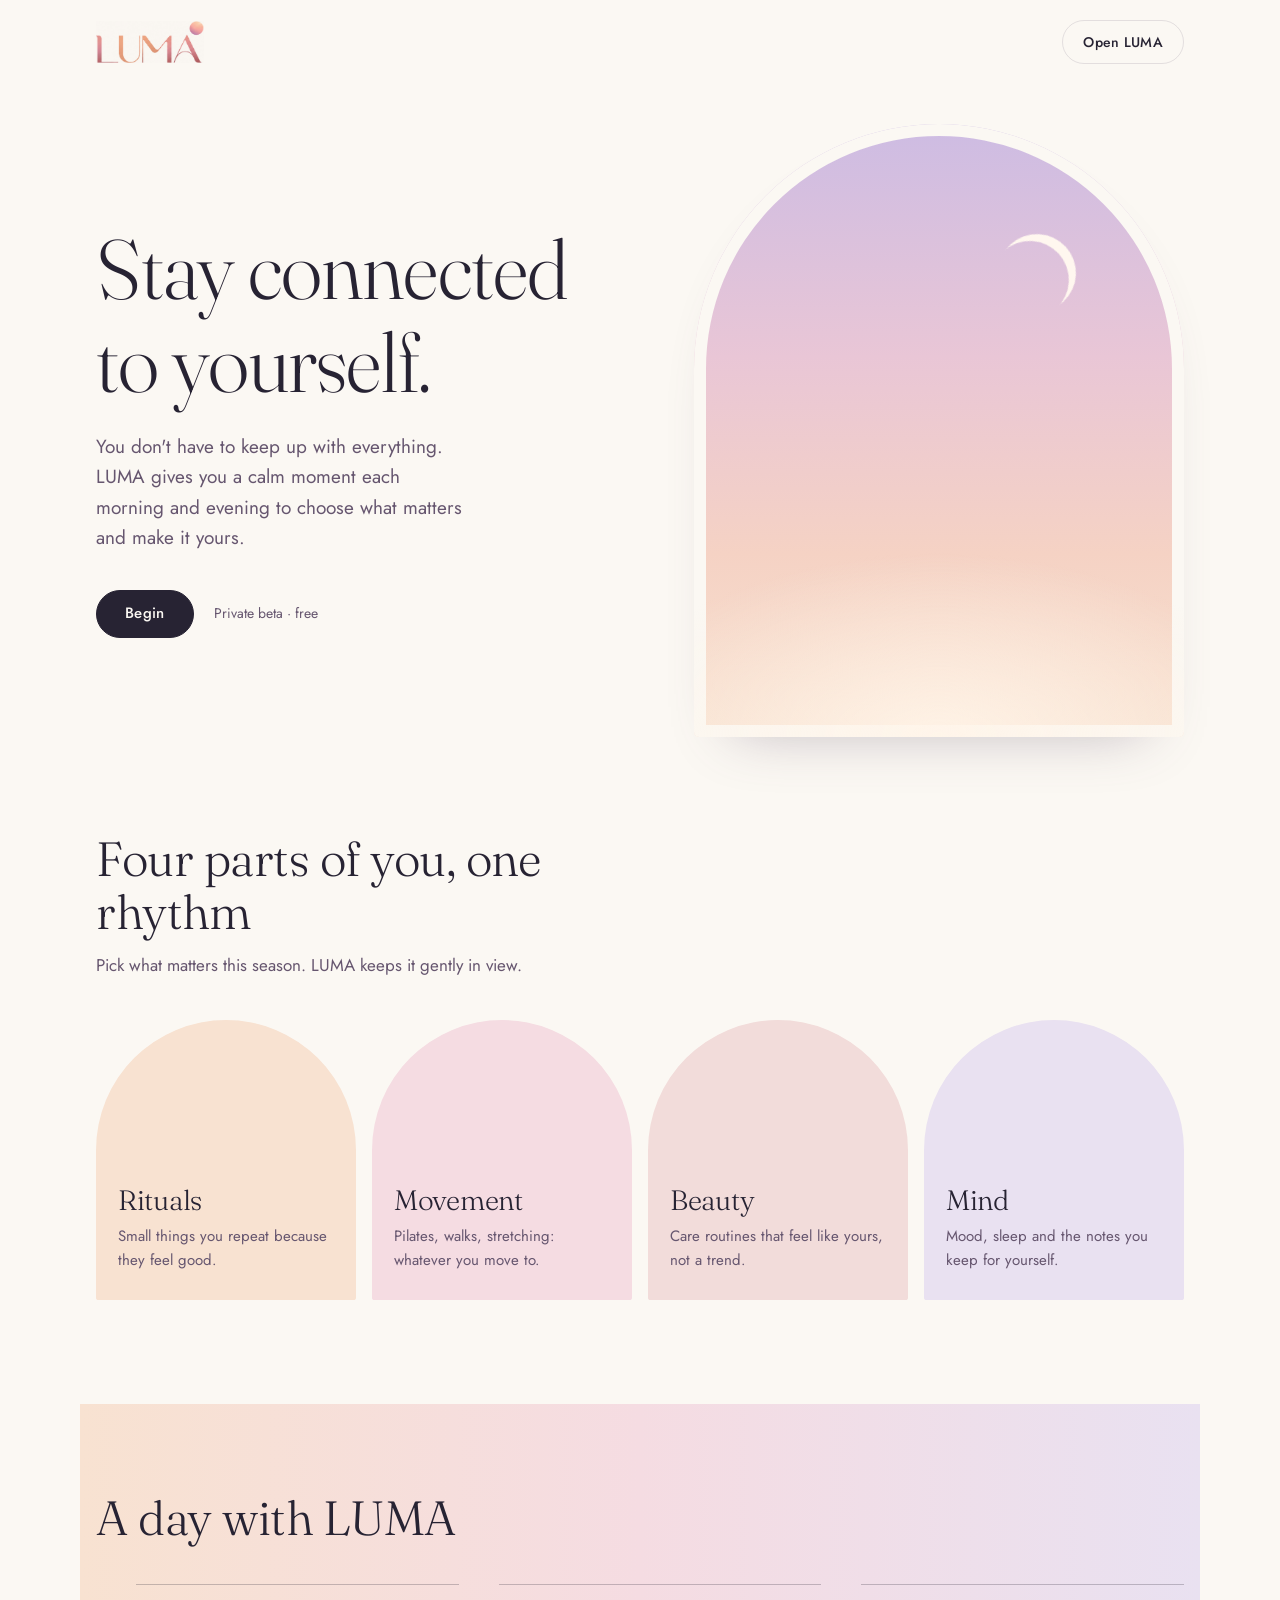
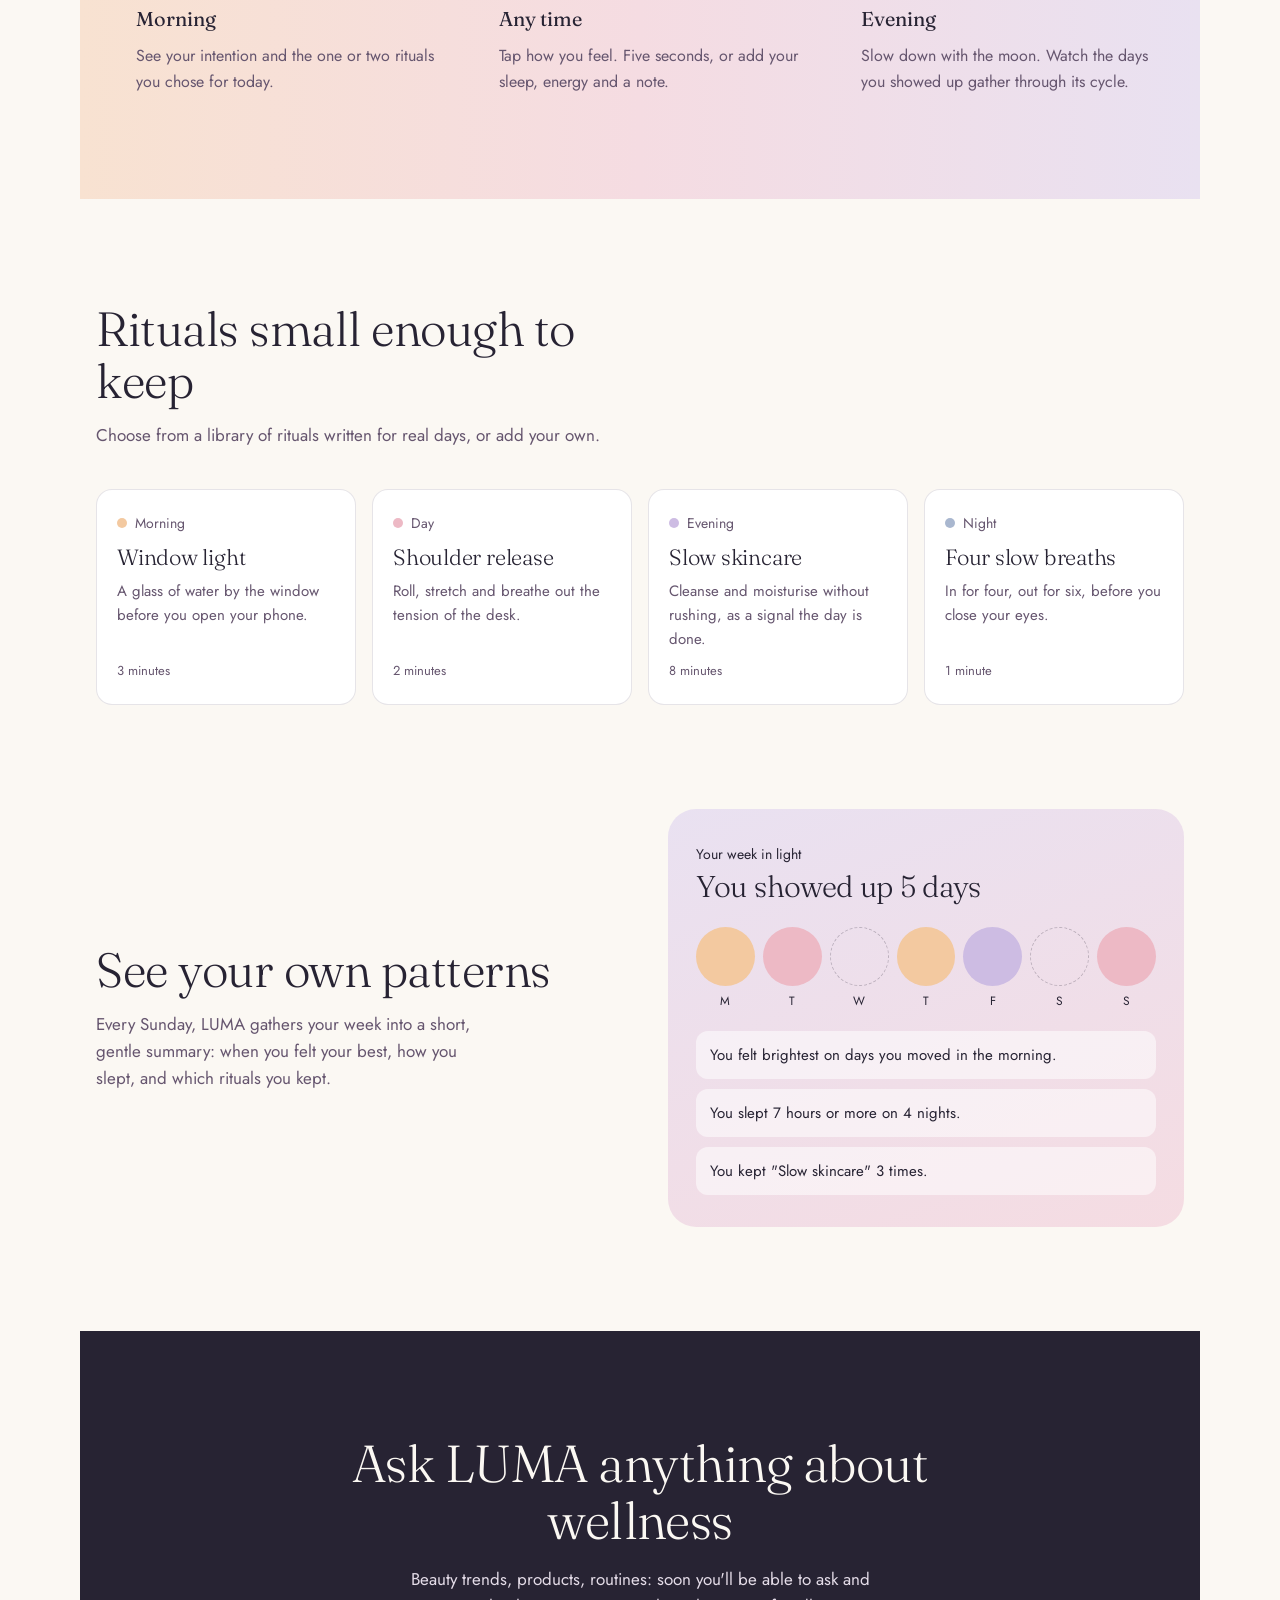
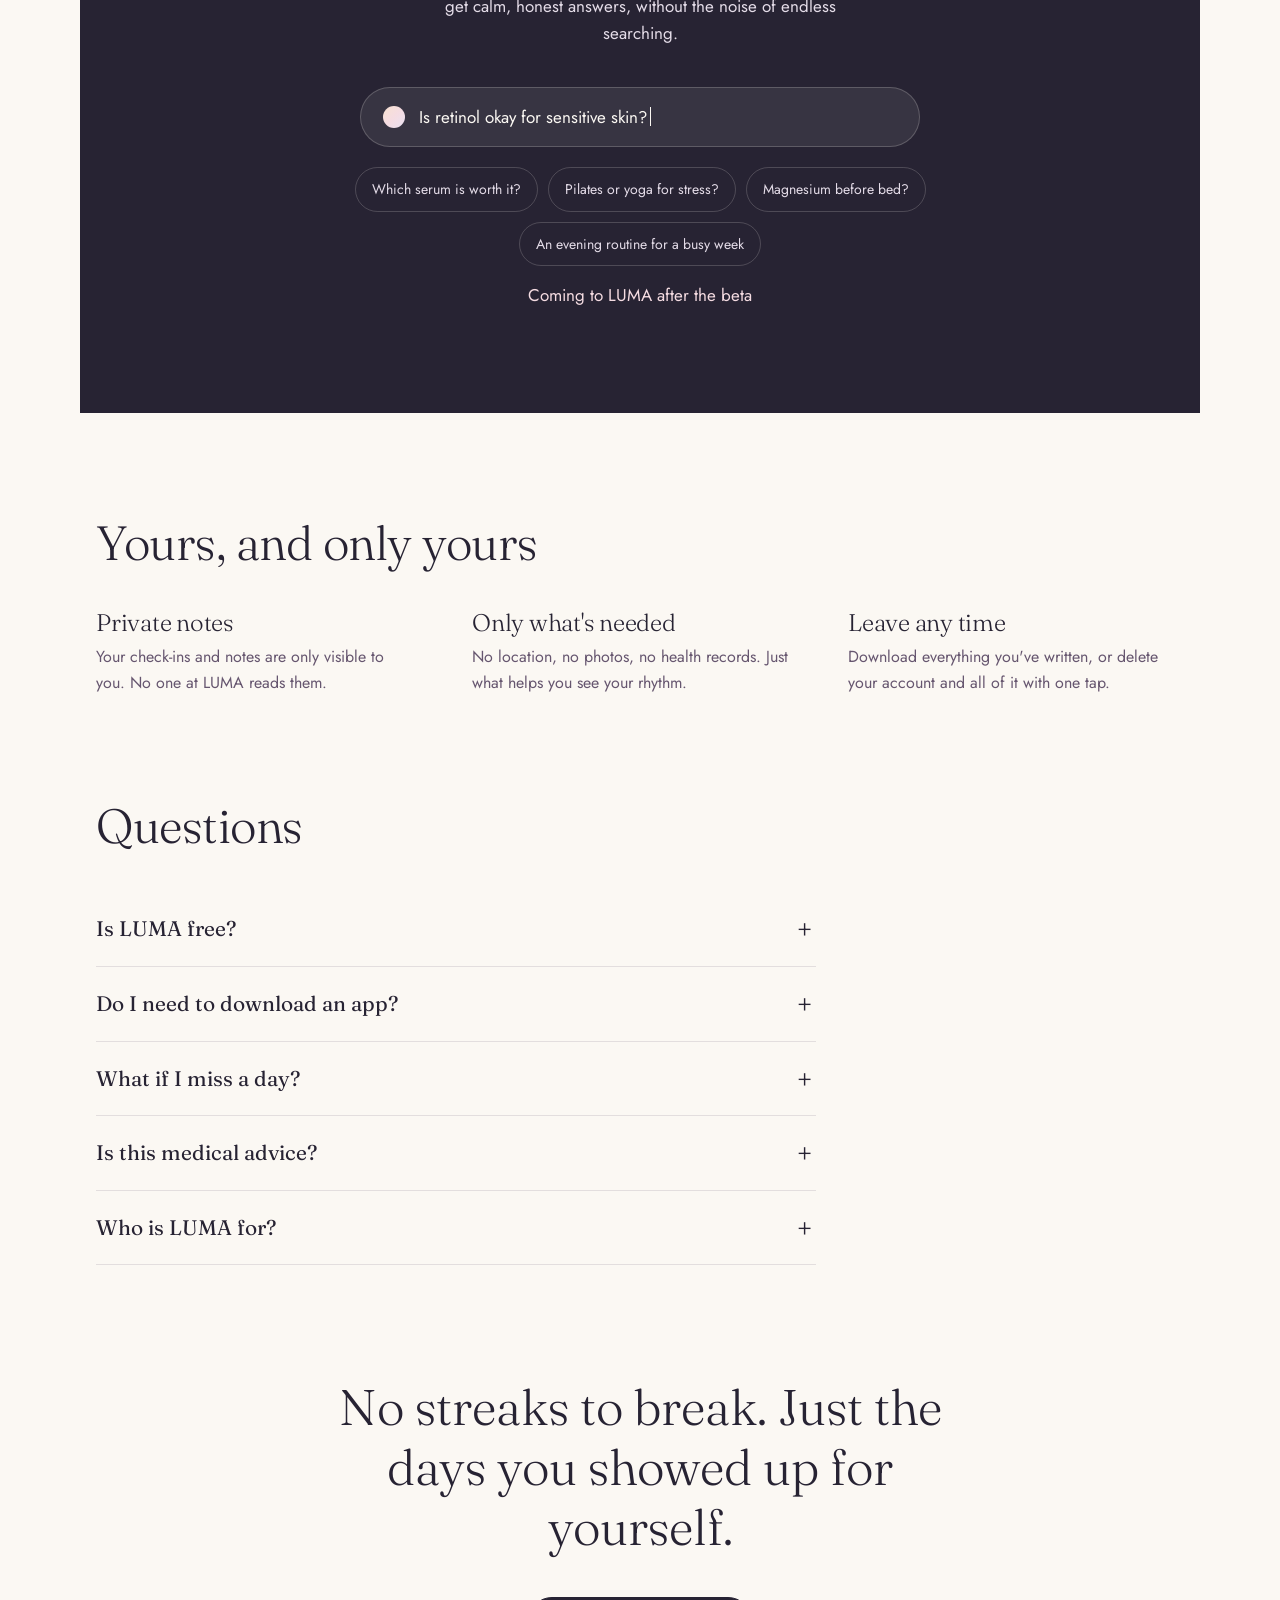
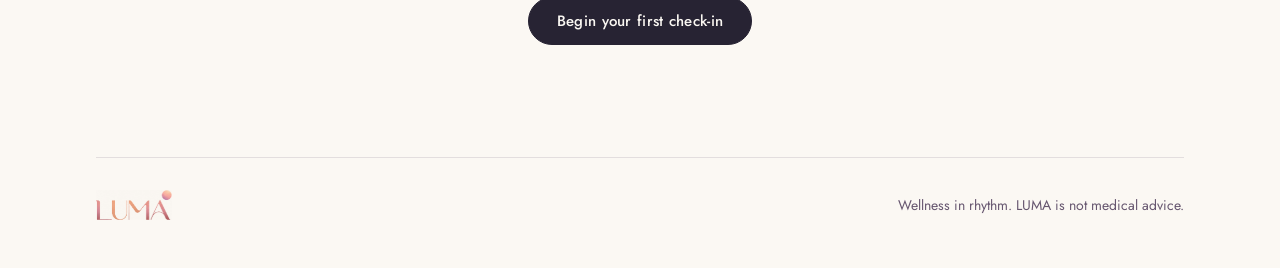
<file: index.html>
<!doctype html>
<html lang="en">
<head>
  <meta charset="utf-8">
  <meta name="viewport" content="width=device-width, initial-scale=1, viewport-fit=cover">
  <title>LUMA — Wellness in rhythm</title>
  <meta name="description" content="A calm moment of light, morning and evening. LUMA helps you choose what matters, make it yours, and stay connected to yourself.">
  <meta name="theme-color" content="#FBF8F3">
  <link rel="icon" href="assets/logo-icon.png">
  <link rel="preconnect" href="https://fonts.googleapis.com">
  <link rel="preconnect" href="https://fonts.gstatic.com" crossorigin>
  <link href="https://fonts.googleapis.com/css2?family=Fraunces:opsz,wght@9..144,300;9..144,400&family=Jost:wght@400;500&display=swap" rel="stylesheet">
  <link rel="stylesheet" href="luma.css">
  <style>
    .page { max-width: 1120px; margin: 0 auto; padding: 0 16px; }

    header.top {
      display: flex; align-items: center; justify-content: space-between;
      padding: 20px 0;
    }
    header.top .wordmark { width: 108px; }
    header.top a.btn { min-height: 44px; padding: 0 20px; font-size: 14px; }

    /* Hero: the arch window is the one bold moment on this page */
    .hero {
      display: grid;
      grid-template-columns: 1.05fr 0.95fr;
      gap: 56px;
      align-items: center;
      padding: 40px 0 96px;
    }
    .hero h1 {
      font-size: clamp(44px, 7vw, 84px);
      max-width: 10ch;
    }
    .hero .lede {
      margin-top: 24px;
      font-size: 19px;
      max-width: 34ch;
    }
    .hero .actions { margin-top: 36px; display: flex; gap: 20px; align-items: center; flex-wrap: wrap; }
    .hero .actions small { font-size: 14px; }

    .arch {
      position: relative;
      aspect-ratio: 4 / 5;
      border-radius: var(--arch);
      overflow: hidden;
      background: linear-gradient(180deg, #CDBCE3 0%, #E9C6D6 38%, #F5D2C4 70%, #F8E2D1 100%);
      box-shadow: inset 0 0 0 12px var(--cream), 0 30px 60px -40px rgba(102, 86, 111, .45);
    }
    .arch::after {
      /* soft horizon glow */
      content: ""; position: absolute; left: -20%; right: -20%; bottom: -30%; height: 60%;
      background: radial-gradient(closest-side, rgba(255, 244, 232, .9), transparent);
    }
    .arch .moon {
      position: absolute; top: 18%; right: 22%;
      width: 16%; aspect-ratio: 1; border-radius: 50%;
      box-shadow: inset -9px 4px 0 0 #FFF7EF;
      transform: rotate(-20deg);
      animation: rise 2.4s var(--ease) both;
    }
    @keyframes rise { from { opacity: 0; translate: 0 24px; } }

    /* Pillars */
    section.pillars { padding: 0 0 104px; }
    .section-head { max-width: 560px; margin-bottom: 40px; }
    .section-head h2 { font-size: clamp(32px, 4.5vw, 48px); }
    .section-head p { margin-top: 14px; font-size: 17px; }
    .pillar-row {
      display: grid; grid-template-columns: repeat(4, 1fr); gap: 16px;
    }
    .pillar {
      border-radius: var(--arch);
      padding: 72px 22px 28px;
      min-height: 280px;
      display: flex; flex-direction: column; justify-content: flex-end;
    }
    .pillar h3 { font-size: 28px; }
    .pillar p { margin-top: 8px; font-size: 15px; }
    .pillar:nth-child(1) { background: var(--peach); }
    .pillar:nth-child(2) { background: var(--blush); }
    .pillar:nth-child(3) { background: #F2DCDA; }
    .pillar:nth-child(4) { background: var(--lavender); }

    /* A day with LUMA — this really is a sequence, morning to night */
    section.day {
      padding: 88px 0; margin: 0 -16px;
      background: linear-gradient(90deg, var(--peach), var(--blush) 50%, var(--lavender));
    }
    section.day .inner { max-width: 1120px; margin: 0 auto; padding: 0 16px; }
    .timeline { display: grid; grid-template-columns: repeat(3, 1fr); gap: 40px; }
    .timeline li { list-style: none; border-top: 1px solid rgba(39, 35, 51, .25); padding-top: 18px; }
    .timeline time { font-family: var(--font-display); font-size: 20px; color: var(--heading); }
    .timeline p { margin-top: 8px; max-width: 30ch; }
    .timeline ol { padding: 0; margin: 0; }

    /* Rituals preview */
    section.rituals { padding: 104px 0 0; }
    .ritual-row { display: grid; grid-template-columns: repeat(4, 1fr); gap: 16px; }
    .ritual {
      background: #fff; border: 1px solid var(--line); border-radius: var(--radius);
      padding: 22px 20px; display: flex; flex-direction: column; gap: 10px;
    }
    .ritual .when { font-size: 14px; color: var(--plum); display: flex; align-items: center; gap: 8px; }
    .ritual .when i { width: 10px; height: 10px; border-radius: 50%; background: var(--c); }
    .ritual h3 { font-size: 22px; }
    .ritual p { font-size: 15px; }
    .ritual .mins { margin-top: auto; font-size: 13px; }

    /* Week in light */
    section.mirror {
      display: grid; grid-template-columns: 1fr 1fr; gap: 56px; align-items: center;
      padding: 104px 0;
    }
    .mirror .copy h2 { font-size: clamp(32px, 4.5vw, 48px); }
    .mirror .copy p { margin-top: 14px; font-size: 17px; max-width: 38ch; }
    .week-card {
      background: linear-gradient(160deg, var(--lavender), var(--blush));
      border-radius: 28px; padding: 32px 28px; color: var(--midnight);
    }
    .week-card .label { font-size: 14px; }
    .week-card h3 { font-size: 30px; margin-top: 4px; }
    .week-dots { display: grid; grid-template-columns: repeat(7, 1fr); gap: 8px; margin: 24px 0 8px; text-align: center; font-size: 12px; }
    .week-dots i { display: block; aspect-ratio: 1; border-radius: 50%; background: var(--c, transparent); border: 1px dashed rgba(39, 35, 51, .25); margin-bottom: 6px; }
    .week-dots i[style] { border: 0; }
    .week-card ul { margin: 20px 0 0; padding: 0; list-style: none; display: grid; gap: 10px; }
    .week-card li { background: rgba(255, 255, 255, .55); border-radius: 12px; padding: 12px 14px; font-size: 15px; }

    /* Ask LUMA (coming later) */
    section.ask {
      margin: 0 -16px; padding: 104px 16px;
      background: var(--midnight); color: #E4DCE8;
    }
    section.ask .inner { max-width: 760px; margin: 0 auto; text-align: center; }
    section.ask h2 { color: var(--cream); font-size: clamp(32px, 4.5vw, 52px); }
    section.ask .inner > p { margin: 16px auto 0; max-width: 46ch; font-size: 17px; }
    .ask-bar {
      margin: 40px auto 0; max-width: 560px; min-height: 60px;
      display: flex; align-items: center; gap: 14px; padding: 0 22px;
      border-radius: 999px; background: rgba(251, 248, 243, .08);
      border: 1px solid rgba(251, 248, 243, .2); text-align: left; font-size: 17px;
    }
    .ask-bar .orb { flex: none; width: 22px; height: 22px; border-radius: 50%; background: linear-gradient(135deg, var(--peach), var(--blush), var(--lavender)); }
    .ask-bar .typed { color: var(--cream); }
    .ask-bar .typed::after { content: ""; display: inline-block; width: 1px; height: 1.1em; background: var(--cream); margin-left: 3px; vertical-align: -3px; animation: blink 1.1s steps(1) infinite; }
    @keyframes blink { 50% { opacity: 0; } }
    .questions { margin-top: 20px; display: flex; flex-wrap: wrap; gap: 10px; justify-content: center; }
    .questions span { padding: 10px 16px; border-radius: 999px; border: 1px solid rgba(251, 248, 243, .18); font-size: 14px; }
    .soon { margin-top: 28px; font-size: 14px; color: var(--blush); }

    /* Privacy */
    section.privacy { padding: 104px 0 0; }
    .privacy-row { display: grid; grid-template-columns: repeat(3, 1fr); gap: 40px; }
    .privacy-row h3 { font-size: 24px; }
    .privacy-row p { margin-top: 8px; max-width: 32ch; }

    /* FAQ */
    section.faq { padding: 104px 0 0; max-width: 720px; }
    .faq details { border-bottom: 1px solid var(--line); }
    .faq summary {
      cursor: pointer; list-style: none; padding: 20px 36px 20px 0; position: relative;
      font-family: var(--font-display); font-size: 21px; color: var(--heading);
    }
    .faq summary::-webkit-details-marker { display: none; }
    .faq summary::after { content: "+"; position: absolute; right: 4px; top: 16px; font: 300 26px var(--font-body); transition: transform 300ms var(--ease); }
    .faq details[open] summary::after { transform: rotate(45deg); }
    .faq details p { padding: 0 0 20px; max-width: 60ch; }

    @media (max-width: 820px) {
      .ritual-row { grid-template-columns: 1fr 1fr; }
      section.mirror { grid-template-columns: 1fr; gap: 36px; padding: 80px 0; }
      .privacy-row { grid-template-columns: 1fr; gap: 28px; }
    }
    @media (max-width: 480px) {
      .ritual-row { grid-template-columns: 1fr; }
    }

    section.promise { padding: 112px 0; text-align: center; }
    section.promise blockquote {
      margin: 0 auto; max-width: 22ch;
      font-family: var(--font-display); font-weight: 300;
      font-size: clamp(30px, 4.4vw, 50px); line-height: 1.2; color: var(--heading);
    }
    section.promise .btn { margin-top: 40px; }

    footer {
      padding: 32px 0 48px; border-top: 1px solid var(--line);
      display: flex; justify-content: space-between; align-items: center; flex-wrap: wrap; gap: 12px;
      font-size: 14px;
    }
    footer .wordmark { width: 76px; }

    @media (max-width: 820px) {
      .hero { grid-template-columns: 1fr; gap: 40px; padding: 16px 0 72px; }
      .arch { max-width: 300px; width: 72%; justify-self: center; }
      .pillar-row { grid-template-columns: 1fr 1fr; }
      .pillar { min-height: 220px; padding-top: 56px; }
      .timeline { grid-template-columns: 1fr; gap: 28px; }
    }
    @media (max-width: 420px) {
      .pillar-row { gap: 10px; }
      .pillar { padding: 48px 14px 20px; }
      .pillar h3 { font-size: 22px; }
    }
  </style>
</head>
<body>
  <div class="page">
    <header class="top">
      <a href="index.html" aria-label="LUMA home"><span class="wordmark" role="img" aria-label="LUMA"></span></a>
      <a class="btn btn-ghost" href="app.html">Open LUMA</a>
    </header>

    <section class="hero">
      <div>
        <h1>Stay connected to yourself.</h1>
        <p class="lede">You don't have to keep up with everything. LUMA gives you a calm moment each morning and evening to choose what matters and make it yours.</p>
        <div class="actions">
          <a class="btn" href="app.html">Begin</a>
          <small>Private beta · free</small>
        </div>
      </div>
      <div class="arch" aria-hidden="true"><div class="moon"></div></div>
    </section>

    <section class="pillars" aria-labelledby="pillars-title">
      <div class="section-head">
        <h2 id="pillars-title">Four parts of you, one rhythm</h2>
        <p>Pick what matters this season. LUMA keeps it gently in view.</p>
      </div>
      <div class="pillar-row">
        <article class="pillar"><h3>Rituals</h3><p>Small things you repeat because they feel good.</p></article>
        <article class="pillar"><h3>Movement</h3><p>Pilates, walks, stretching: whatever you move to.</p></article>
        <article class="pillar"><h3>Beauty</h3><p>Care routines that feel like yours, not a trend.</p></article>
        <article class="pillar"><h3>Mind</h3><p>Mood, sleep and the notes you keep for yourself.</p></article>
      </div>
    </section>

    <section class="day" aria-labelledby="day-title">
      <div class="inner">
        <div class="section-head"><h2 id="day-title">A day with LUMA</h2></div>
        <ol class="timeline">
          <li><time>Morning</time><p>See your intention and the one or two rituals you chose for today.</p></li>
          <li><time>Any time</time><p>Tap how you feel. Five seconds, or add your sleep, energy and a note.</p></li>
          <li><time>Evening</time><p>Slow down with the moon. Watch the days you showed up gather through its cycle.</p></li>
        </ol>
      </div>
    </section>

    <section class="rituals" aria-labelledby="rituals-title">
      <div class="section-head">
        <h2 id="rituals-title">Rituals small enough to keep</h2>
        <p>Choose from a library of rituals written for real days, or add your own.</p>
      </div>
      <div class="ritual-row">
        <article class="ritual" style="--c: var(--mood-bright)">
          <span class="when"><i></i>Morning</span>
          <h3>Window light</h3>
          <p>A glass of water by the window before you open your phone.</p>
          <span class="mins">3 minutes</span>
        </article>
        <article class="ritual" style="--c: var(--mood-steady)">
          <span class="when"><i></i>Day</span>
          <h3>Shoulder release</h3>
          <p>Roll, stretch and breathe out the tension of the desk.</p>
          <span class="mins">2 minutes</span>
        </article>
        <article class="ritual" style="--c: var(--mood-tender)">
          <span class="when"><i></i>Evening</span>
          <h3>Slow skincare</h3>
          <p>Cleanse and moisturise without rushing, as a signal the day is done.</p>
          <span class="mins">8 minutes</span>
        </article>
        <article class="ritual" style="--c: var(--mood-heavy)">
          <span class="when"><i></i>Night</span>
          <h3>Four slow breaths</h3>
          <p>In for four, out for six, before you close your eyes.</p>
          <span class="mins">1 minute</span>
        </article>
      </div>
    </section>

    <section class="mirror" aria-labelledby="mirror-title">
      <div class="copy">
        <h2 id="mirror-title">See your own patterns</h2>
        <p>Every Sunday, LUMA gathers your week into a short, gentle summary: when you felt your best, how you slept, and which rituals you kept.</p>
      </div>
      <div class="week-card" aria-label="Example weekly summary">
        <span class="label">Your week in light</span>
        <h3>You showed up 5 days</h3>
        <div class="week-dots">
          <span><i style="--c: var(--mood-bright)"></i>M</span>
          <span><i style="--c: var(--mood-steady)"></i>T</span>
          <span><i></i>W</span>
          <span><i style="--c: var(--mood-bright)"></i>T</span>
          <span><i style="--c: var(--mood-tender)"></i>F</span>
          <span><i></i>S</span>
          <span><i style="--c: var(--mood-steady)"></i>S</span>
        </div>
        <ul>
          <li>You felt brightest on days you moved in the morning.</li>
          <li>You slept 7 hours or more on 4 nights.</li>
          <li>You kept "Slow skincare" 3 times.</li>
        </ul>
      </div>
    </section>

    <section class="ask" aria-labelledby="ask-title">
      <div class="inner">
        <h2 id="ask-title">Ask LUMA anything about wellness</h2>
        <p>Beauty trends, products, routines: soon you'll be able to ask and get calm, honest answers, without the noise of endless searching.</p>
        <div class="ask-bar" aria-hidden="true">
          <span class="orb"></span>
          <span class="typed">Is retinol okay for sensitive skin?</span>
        </div>
        <div class="questions" aria-label="Example questions">
          <span>Which serum is worth it?</span>
          <span>Pilates or yoga for stress?</span>
          <span>Magnesium before bed?</span>
          <span>An evening routine for a busy week</span>
        </div>
        <p class="soon">Coming to LUMA after the beta</p>
      </div>
    </section>

    <section class="privacy" aria-labelledby="privacy-title">
      <div class="section-head"><h2 id="privacy-title">Yours, and only yours</h2></div>
      <div class="privacy-row">
        <div><h3>Private notes</h3><p>Your check-ins and notes are only visible to you. No one at LUMA reads them.</p></div>
        <div><h3>Only what's needed</h3><p>No location, no photos, no health records. Just what helps you see your rhythm.</p></div>
        <div><h3>Leave any time</h3><p>Download everything you've written, or delete your account and all of it with one tap.</p></div>
      </div>
    </section>

    <section class="faq" aria-labelledby="faq-title">
      <div class="section-head"><h2 id="faq-title">Questions</h2></div>
      <details><summary>Is LUMA free?</summary><p>Yes. During the private beta LUMA is completely free.</p></details>
      <details><summary>Do I need to download an app?</summary><p>No. LUMA opens in your phone's browser. You can add it to your home screen so it feels like an app.</p></details>
      <details><summary>What if I miss a day?</summary><p>Nothing breaks. LUMA counts the days you showed up this moon, and each new moon is a fresh start.</p></details>
      <details><summary>Is this medical advice?</summary><p>No. LUMA is for everyday wellbeing and reflection. For health concerns, please speak to a doctor.</p></details>
      <details><summary>Who is LUMA for?</summary><p>Women 18 and over who want a calmer, more intentional rhythm to their days.</p></details>
    </section>

    <section class="promise">
      <blockquote>No streaks to break. Just the days you showed up for yourself.</blockquote>
      <a class="btn" href="app.html">Begin your first check-in</a>
    </section>

    <footer>
      <span class="wordmark" role="img" aria-label="LUMA"></span>
      <span>Wellness in rhythm. LUMA is not medical advice.</span>
    </footer>
  </div>
</body>
</html>
</file>
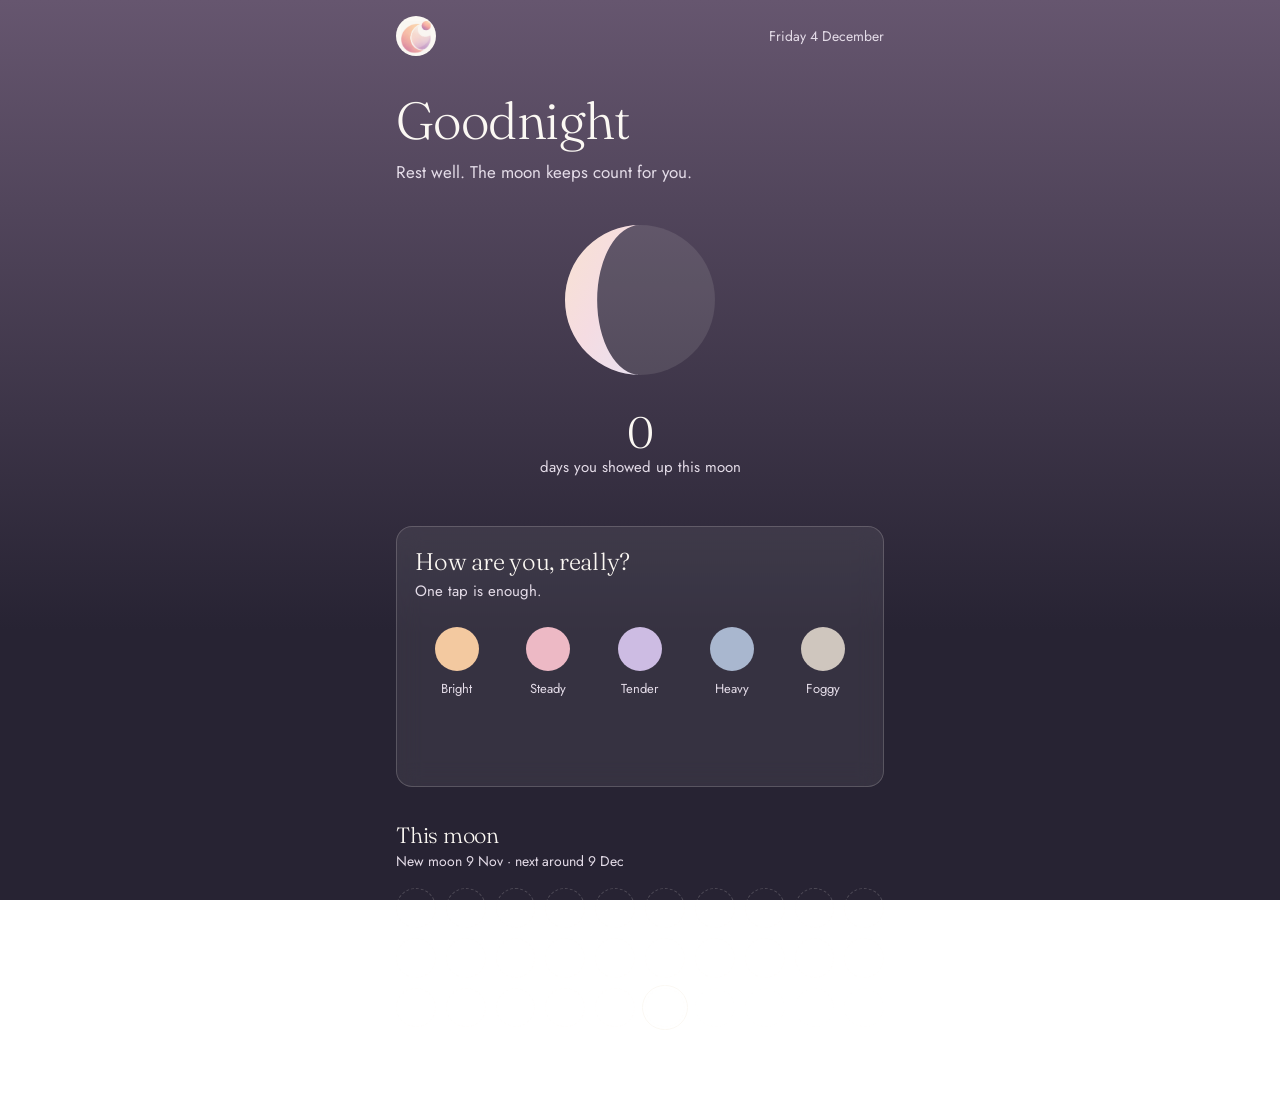
<file: app.html>
<!doctype html>
<html lang="en">
<head>
  <meta charset="utf-8">
  <meta name="viewport" content="width=device-width, initial-scale=1, viewport-fit=cover">
  <title>Today · LUMA</title>
  <meta name="theme-color" content="#FBF8F3">
  <link rel="icon" href="assets/logo-icon.png">
  <link rel="apple-touch-icon" href="assets/logo-icon.png">
  <link rel="preconnect" href="https://fonts.googleapis.com">
  <link rel="preconnect" href="https://fonts.gstatic.com" crossorigin>
  <link href="https://fonts.googleapis.com/css2?family=Fraunces:opsz,wght@9..144,300;9..144,400&family=Jost:wght@400;500&display=swap" rel="stylesheet">
  <link rel="stylesheet" href="luma.css">
  <style>
    /* Light through the day: the whole screen shifts with the clock */
    body { min-height: 100vh; transition: background var(--slow) var(--ease); }
    body[data-time="morning"] { background: linear-gradient(180deg, var(--cream) 10%, var(--peach) 100%) fixed; }
    body[data-time="day"]     { background: linear-gradient(180deg, var(--cream) 10%, var(--blush) 100%) fixed; }
    body[data-time="evening"] { background: linear-gradient(180deg, var(--blush) 0%, var(--lavender) 100%) fixed; }
    body[data-time="night"] {
      --text: #E4DCE8; --heading: var(--cream);
      --surface: rgba(255, 255, 255, 0.07); --line: rgba(251, 248, 243, 0.18);
      background: linear-gradient(180deg, var(--plum) 0%, var(--midnight) 70%) fixed;
    }
    body[data-time="night"] .btn { background: var(--cream); color: var(--midnight); border-color: var(--cream); }
    body[data-time="night"] .btn-ghost { background: transparent; color: var(--cream); border-color: var(--line); }

    main { max-width: 520px; margin: 0 auto; padding: 0 16px 64px; }

    header.top { display: flex; align-items: center; justify-content: space-between; padding: 16px 0 8px; }
    header.top .mark-wrap { display: block; width: 40px; height: 40px; border-radius: 50%; padding: 5px; }
    body[data-time="night"] .mark-wrap { background: var(--cream); }
    header.top .date { font-size: 14px; }

    .greeting { padding: 28px 0 8px; }
    .greeting h1 { font-size: clamp(38px, 11vw, 52px); }
    .greeting p { margin-top: 10px; font-size: 17px; max-width: 32ch; }

    /* Moon: the signature element */
    .moon-block { display: flex; align-items: center; gap: 20px; padding: 24px 0 32px; }
    .moon-block svg { flex: none; width: 112px; height: 112px; }
    body[data-time="night"] .moon-block { flex-direction: column; text-align: center; padding: 16px 0 40px; }
    body[data-time="night"] .moon-block svg { width: 180px; height: 180px; }
    .moon-count strong {
      display: block; font-family: var(--font-display); font-weight: 300;
      font-size: 44px; line-height: 1; color: var(--heading);
    }
    .moon-count span { font-size: 15px; }
    .moon-count small { display: block; margin-top: 6px; font-size: 13px; opacity: .85; }

    /* Check-in */
    .card {
      background: var(--surface);
      border: 1px solid var(--line);
      border-radius: var(--radius);
      padding: 22px 18px;
      backdrop-filter: blur(12px);
      -webkit-backdrop-filter: blur(12px);
    }
    .card h2 { font-size: 24px; }
    .card .sub { margin-top: 4px; font-size: 15px; }

    .moods { display: grid; grid-template-columns: repeat(5, 1fr); gap: 8px; margin-top: 18px; }
    .mood {
      display: flex; flex-direction: column; align-items: center; gap: 8px;
      min-height: 44px; padding: 6px 0; border: 0; background: none; cursor: pointer;
      font: 400 13px var(--font-body); color: var(--text);
    }
    .mood .dot {
      width: 44px; height: 44px; border-radius: 50%;
      background: var(--c);
      transition: transform 300ms var(--ease), box-shadow 300ms var(--ease);
    }
    .mood[aria-pressed="true"] { color: var(--heading); font-weight: 500; }
    .mood[aria-pressed="true"] .dot { transform: scale(1.12); box-shadow: 0 0 0 3px var(--bg-ring, var(--cream)), 0 0 0 4.5px var(--heading); }
    body[data-time="night"] .mood { --bg-ring: var(--midnight); }

    .checkin-foot { margin-top: 16px; display: flex; justify-content: space-between; align-items: center; min-height: 44px; }
    .saved { font-size: 14px; }

    /* This moon: one dot per day of the cycle */
    section.cycle { margin-top: 36px; }
    section.cycle h2 { font-size: 22px; }
    section.cycle .sub { font-size: 14px; margin-top: 2px; }
    .days { display: grid; grid-template-columns: repeat(10, 1fr); gap: 10px; margin-top: 16px; }
    .day-dot {
      aspect-ratio: 1; border-radius: 50%;
      border: 1px dashed var(--line);
      padding: 0; background: none;
    }
    .day-dot.filled { border: 0; background: var(--c); cursor: pointer; }
    .day-dot.today { outline: 1px solid var(--heading); outline-offset: 2px; }
    .day-dot.future { opacity: .45; }

    .note-list { margin-top: 20px; display: grid; gap: 10px; }
    .note-list article { font-size: 15px; padding: 14px 16px; }
    .note-list time { display: block; font-size: 13px; opacity: .8; margin-bottom: 2px; }

    /* Bottom sheet for "add more" */
    dialog.sheet {
      inset: auto 0 0 0; margin: 0 auto; width: 100%; max-width: 520px; max-height: 88dvh;
      border: 0; padding: 0; border-radius: 24px 24px 0 0;
      background: var(--cream); color: var(--plum);
    }
    dialog.sheet::backdrop { background: rgba(39, 35, 51, .38); }
    dialog.sheet[open] { animation: up var(--slow) var(--ease); }
    @keyframes up { from { transform: translateY(40px); opacity: 0; } }
    .sheet form { padding: 12px 20px 28px; }
    .sheet .grab { width: 40px; height: 4px; border-radius: 4px; background: var(--line); margin: 0 auto 16px; }
    .sheet h2 { font-size: 26px; color: var(--midnight); }
    .sheet fieldset { border: 0; padding: 0; margin: 24px 0 0; }
    .sheet legend { font-weight: 500; color: var(--midnight); margin-bottom: 10px; padding: 0; }
    .scale { display: flex; gap: 8px; }
    .chip input { position: absolute; opacity: 0; pointer-events: none; }
    .chip span {
      display: inline-flex; align-items: center; justify-content: center;
      min-width: 44px; min-height: 44px; padding: 0 16px; border-radius: 999px;
      border: 1px solid rgba(102, 86, 111, .22); cursor: pointer; font-size: 15px;
      transition: background 200ms, border-color 200ms;
    }
    .chip input:checked + span { background: var(--blush); border-color: var(--plum); color: var(--midnight); }
    .chip input:focus-visible + span { outline: 2px solid var(--midnight); outline-offset: 2px; }
    .chips { display: flex; flex-wrap: wrap; gap: 8px; }
    .sleep-row { display: flex; gap: 12px; align-items: center; margin-bottom: 12px; }
    .sleep-row input[type="number"] {
      width: 84px; min-height: 44px; padding: 0 12px; border-radius: 12px;
      border: 1px solid rgba(102, 86, 111, .22); background: #fff; font: 16px var(--font-body); color: var(--midnight);
    }
    .sheet textarea {
      width: 100%; min-height: 96px; padding: 12px 14px; border-radius: 12px; resize: vertical;
      border: 1px solid rgba(102, 86, 111, .22); background: #fff; font: 16px/1.5 var(--font-body); color: var(--midnight);
    }
    .sheet .actions { display: flex; gap: 12px; margin-top: 28px; }
    .sheet .actions .btn { flex: 1; }
    .sheet .btn { background: var(--midnight); color: var(--cream); border-color: var(--midnight); }
    .sheet .btn-ghost { background: transparent; color: var(--midnight); border-color: rgba(102, 86, 111, .22); }
  </style>
</head>
<body data-time="morning">
  <main>
    <header class="top">
      <a class="mark-wrap" href="index.html" aria-label="LUMA home"><span class="mark" role="img" aria-label="LUMA"></span></a>
      <span class="date" id="date"></span>
    </header>

    <section class="greeting">
      <h1 id="greeting">Good morning</h1>
      <p id="greeting-sub"></p>
    </section>

    <section class="moon-block" aria-live="polite">
      <svg id="moon" viewBox="0 0 120 120" role="img" aria-label="Tonight's moon"></svg>
      <div class="moon-count">
        <strong id="count">0</strong>
        <span id="count-label">days you showed up this moon</span>
        <small id="last-moon"></small>
      </div>
    </section>

    <section class="card" aria-labelledby="checkin-title">
      <h2 id="checkin-title">How are you, really?</h2>
      <p class="sub" id="checkin-sub">One tap is enough.</p>
      <div class="moods" id="moods" role="group" aria-labelledby="checkin-title"></div>
      <div class="checkin-foot">
        <span class="saved" id="saved"></span>
        <button class="link-btn" id="add-more" type="button" hidden>Add more</button>
      </div>
    </section>

    <section class="cycle" aria-labelledby="cycle-title">
      <h2 id="cycle-title">This moon</h2>
      <p class="sub" id="cycle-sub"></p>
      <div class="days" id="days"></div>
      <div class="note-list" id="notes"></div>
    </section>
  </main>

  <dialog class="sheet" id="sheet" aria-labelledby="sheet-title">
    <form id="more-form" method="dialog">
      <div class="grab" aria-hidden="true"></div>
      <h2 id="sheet-title">A little more about today</h2>

      <fieldset>
        <legend>Energy</legend>
        <div class="scale">
          <label class="chip"><input type="radio" name="energy" value="1"><span>1</span></label>
          <label class="chip"><input type="radio" name="energy" value="2"><span>2</span></label>
          <label class="chip"><input type="radio" name="energy" value="3"><span>3</span></label>
          <label class="chip"><input type="radio" name="energy" value="4"><span>4</span></label>
          <label class="chip"><input type="radio" name="energy" value="5"><span>5</span></label>
        </div>
      </fieldset>

      <fieldset>
        <legend>Sleep last night</legend>
        <div class="sleep-row">
          <input type="number" name="sleepHours" id="sleep-hours" min="0" max="16" step="0.5" inputmode="decimal" aria-label="Hours of sleep">
          <label for="sleep-hours">hours</label>
        </div>
        <div class="chips">
          <label class="chip"><input type="radio" name="sleepQuality" value="restless"><span>Restless</span></label>
          <label class="chip"><input type="radio" name="sleepQuality" value="okay"><span>Okay</span></label>
          <label class="chip"><input type="radio" name="sleepQuality" value="rested"><span>Rested</span></label>
        </div>
      </fieldset>

      <fieldset>
        <legend>What I did for myself</legend>
        <div class="chips" id="tags"></div>
      </fieldset>

      <fieldset>
        <legend><label for="note">A note to yourself</label></legend>
        <textarea id="note" name="note" maxlength="1000" placeholder="Only you can see this."></textarea>
      </fieldset>

      <div class="actions">
        <button class="btn btn-ghost" type="button" id="sheet-cancel">Cancel</button>
        <button class="btn" type="submit">Save</button>
      </div>
    </form>
  </dialog>

  <script src="app.js"></script>
</body>
</html>
</file>
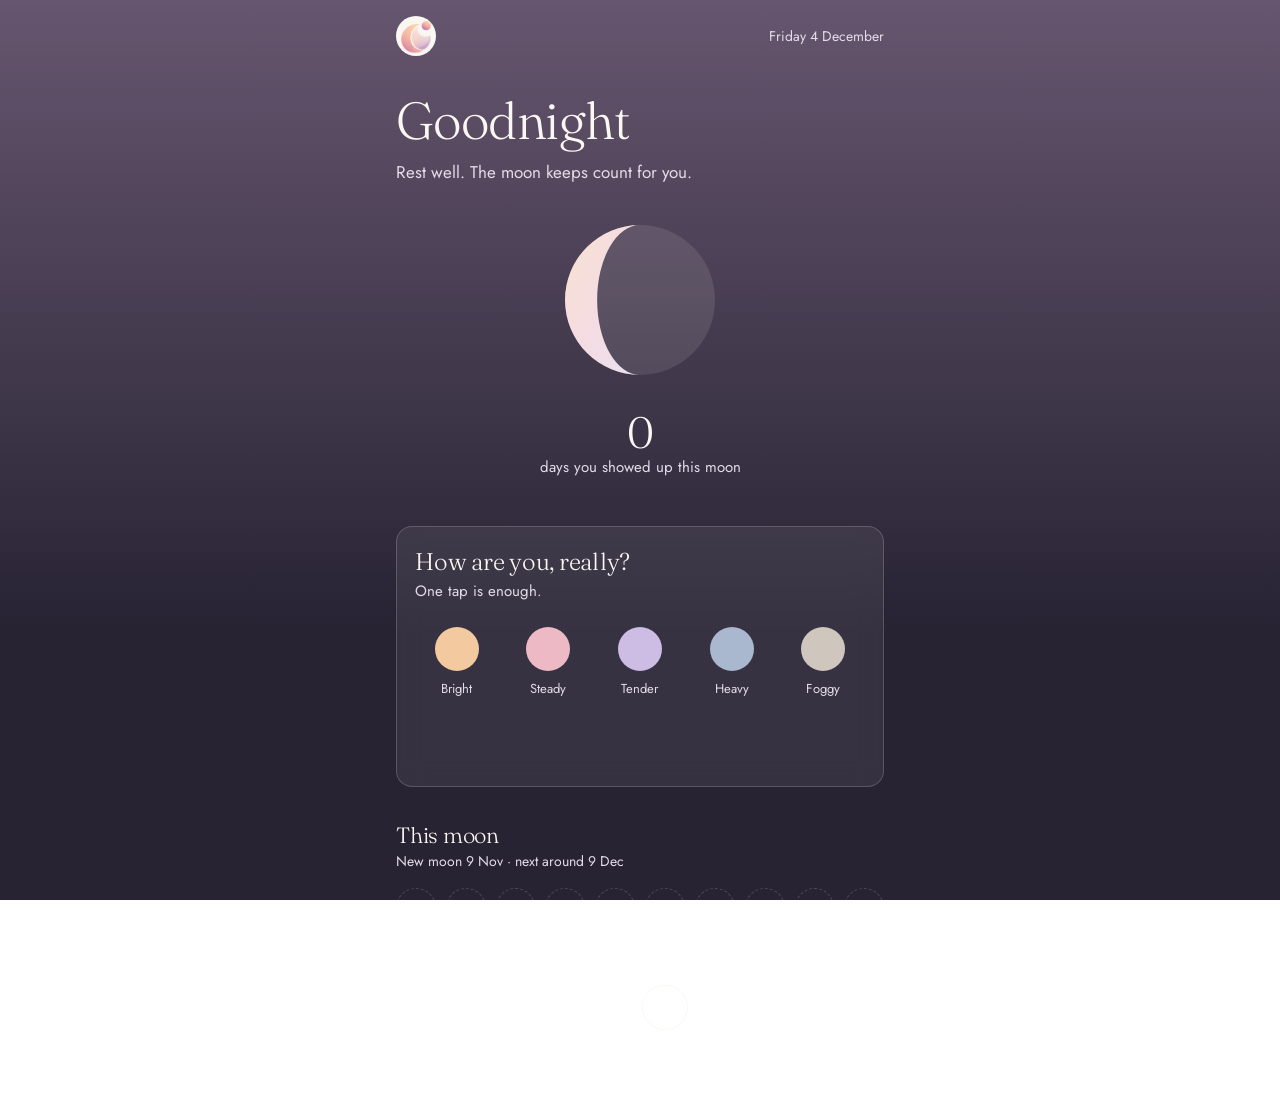
<file: checkin.html>
<!doctype html>
<html lang="en">
<head>
  <meta charset="utf-8">
  <title>LUMA</title>
  <!-- The old check-in page moved to app.html; this keeps old links working. -->
  <meta http-equiv="refresh" content="0; url=app.html">
  <link rel="canonical" href="app.html">
</head>
<body style="background:#FBF8F3">
  <p><a href="app.html">Continue to LUMA</a></p>
</body>
</html>
</file>
<file: luma.css>
/* LUMA design system — every screen uses these values. */

:root {
  --cream: #FBF8F3;
  --blush: #F5DCE2;
  --peach: #F8E2D1;
  --lavender: #E9E1F1;
  --plum: #66566F;
  --midnight: #272333;

  /* Mood colours, softened to the palette */
  --mood-bright: #F3C9A0;
  --mood-steady: #EDB9C5;
  --mood-tender: #CDBCE3;
  --mood-heavy: #A9B7CF;
  --mood-foggy: #CFC6BE;

  --bg: var(--cream);
  --text: var(--plum);
  --heading: var(--midnight);
  --surface: rgba(255, 255, 255, 0.62);
  --line: rgba(102, 86, 111, 0.16);

  --font-display: "Fraunces", Georgia, serif;
  --font-body: "Jost", "Helvetica Neue", Arial, sans-serif;

  --radius: 16px;
  --arch: 999px 999px 20px 20px;
  --ease: cubic-bezier(.3, .7, .2, 1);
  --slow: 400ms;
}

* { box-sizing: border-box; }
html { -webkit-text-size-adjust: 100%; }

body {
  margin: 0;
  background: var(--bg);
  color: var(--text);
  font-family: var(--font-body);
  font-size: 16px;
  line-height: 1.6;
  -webkit-font-smoothing: antialiased;
}

h1, h2, h3 {
  font-family: var(--font-display);
  font-weight: 300;
  color: var(--heading);
  line-height: 1.1;
  margin: 0;
  letter-spacing: -0.01em;
}

p { margin: 0; }
img { max-width: 100%; display: block; }
a { color: inherit; }

:focus-visible {
  outline: 2px solid var(--midnight);
  outline-offset: 3px;
  border-radius: 6px;
}

/* ---------- Logo (cropped from the brand PNG) ---------- */
.wordmark, .mark {
  display: block;
  background-image: url("assets/logo-icon-flat.png");
  background-repeat: no-repeat;
  mix-blend-mode: multiply;
}
.wordmark {
  aspect-ratio: 585 / 230;
  background-size: 204.4% auto;
  background-position: 12.3% 45.7%;
}
.mark {
  aspect-ratio: 340 / 365;
  background-size: 351.8% auto;
  background-position: 90% 50.8%;
}
.tagline {
  font-size: 12px;
  letter-spacing: 0.42em;
  text-transform: uppercase;
  color: var(--plum);
}

/* ---------- Buttons ---------- */
.btn {
  display: inline-flex;
  align-items: center;
  justify-content: center;
  min-height: 48px;
  padding: 0 28px;
  border-radius: 999px;
  border: 1px solid var(--midnight);
  background: var(--midnight);
  color: var(--cream);
  font: 500 15px/1 var(--font-body);
  letter-spacing: 0.02em;
  text-decoration: none;
  cursor: pointer;
  transition: transform 200ms var(--ease), background var(--slow) var(--ease);
}
.btn:active { transform: scale(0.98); }
.btn-ghost {
  background: transparent;
  color: var(--heading);
  border-color: var(--line);
}
.link-btn {
  background: none;
  border: 0;
  padding: 8px 0;
  min-height: 44px;
  font: 500 15px var(--font-body);
  color: var(--heading);
  text-decoration: underline;
  text-underline-offset: 4px;
  text-decoration-thickness: 1px;
  cursor: pointer;
}

.sr-only {
  position: absolute; width: 1px; height: 1px;
  overflow: hidden; clip: rect(0 0 0 0); white-space: nowrap;
}

@media (prefers-reduced-motion: reduce) {
  *, *::before, *::after {
    animation-duration: 1ms !important;
    transition-duration: 1ms !important;
  }
}
</file>
